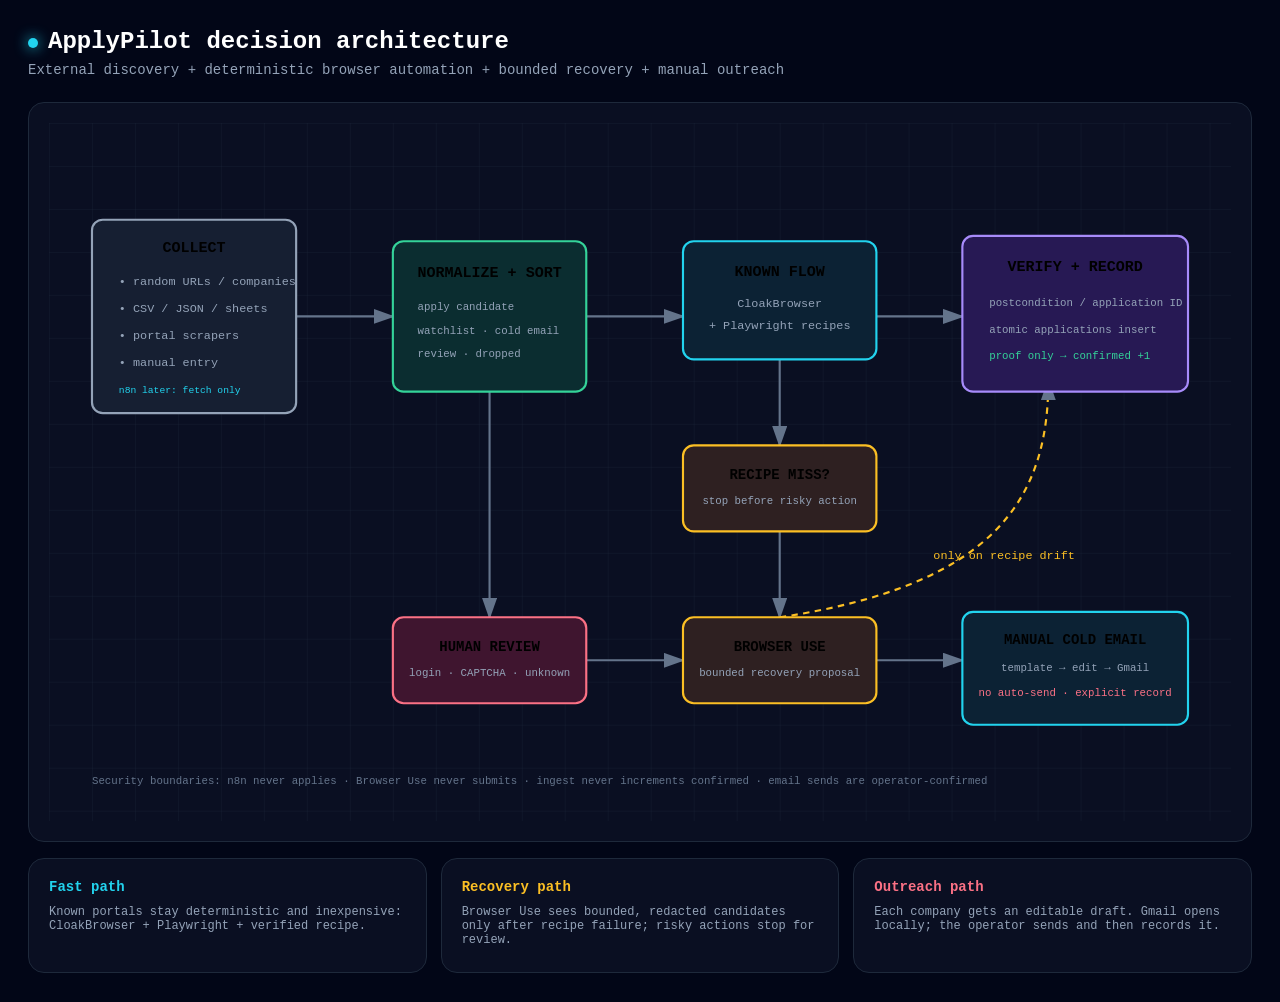
<file: docs/APPLYPILOT_WORKFLOW.html>
<!doctype html>
<html lang="en"><head><meta charset="utf-8"><meta name="viewport" content="width=device-width,initial-scale=1"><title>ApplyPilot Decision Architecture</title><style>*{box-sizing:border-box}body{margin:0;background:#020617;color:#fff;font:14px ui-monospace,SFMono-Regular,Menlo,monospace;padding:28px}.wrap{max-width:1240px;margin:auto}h1{font-size:24px;margin:0}.sub{color:#94a3b8;margin:7px 0 24px}.canvas,.card{background:rgba(15,23,42,.6);border:1px solid #1e293b;border-radius:16px;padding:20px}.canvas{overflow:auto}svg{width:100%;min-width:1080px;display:block}.cards{display:grid;grid-template-columns:repeat(3,1fr);gap:14px;margin-top:16px}.card h2{font-size:14px;margin:0 0 10px}.card p{font-size:12px;color:#94a3b8;margin:5px 0}.dot{display:inline-block;width:10px;height:10px;border-radius:50%;background:#22d3ee;margin-right:10px;box-shadow:0 0 14px #22d3ee}@media(max-width:800px){body{padding:14px}.cards{grid-template-columns:1fr}}</style></head><body><main class="wrap"><h1><span class="dot"></span>ApplyPilot decision architecture</h1><p class="sub">External discovery + deterministic browser automation + bounded recovery + manual outreach</p><div class="canvas"><svg viewBox="0 0 1100 650" role="img" aria-label="ApplyPilot workflow architecture"><defs><pattern id="grid" width="40" height="40" patternUnits="userSpaceOnUse"><path d="M40 0H0V40" fill="none" stroke="#1e293b" stroke-width=".5"/></pattern><marker id="arrow" markerWidth="10" markerHeight="7" refX="9" refY="3.5" orient="auto"><path d="M0 0 10 3.5 0 7z" fill="#64748b"/></marker></defs><rect width="1100" height="650" fill="url(#grid)"/>
<!-- arrows behind boxes --><g fill="none" stroke="#64748b" stroke-width="2" marker-end="url(#arrow)"><path d="M230 180H320"/><path d="M500 180H590"/><path d="M770 180H850"/><path d="M680 220V300"/><path d="M680 380V460"/><path d="M410 220V460"/><path d="M500 500H590"/><path d="M770 500H850"/></g><path d="M680 460C880 430 930 350 930 240" fill="none" stroke="#fbbf24" stroke-width="2" stroke-dasharray="6 5" marker-end="url(#arrow)"/><text x="823" y="406" fill="#fbbf24" font-size="11">only on recipe drift</text>
<!-- source boxes --><g><rect x="40" y="90" width="190" height="180" rx="10" fill="#0f172a"/><rect x="40" y="90" width="190" height="180" rx="10" fill="rgba(30,41,59,.5)" stroke="#94a3b8" stroke-width="2"/><text x="135" y="120" text-anchor="middle" font-size="14" font-weight="700">COLLECT</text><text x="65" y="151" fill="#94a3b8" font-size="11">• random URLs / companies</text><text x="65" y="176" fill="#94a3b8" font-size="11">• CSV / JSON / sheets</text><text x="65" y="201" fill="#94a3b8" font-size="11">• portal scrapers</text><text x="65" y="226" fill="#94a3b8" font-size="11">• manual entry</text><text x="65" y="251" fill="#22d3ee" font-size="9">n8n later: fetch only</text></g>
<g><rect x="320" y="110" width="180" height="140" rx="10" fill="#0f172a"/><rect x="320" y="110" width="180" height="140" rx="10" fill="rgba(6,78,59,.4)" stroke="#34d399" stroke-width="2"/><text x="410" y="143" text-anchor="middle" font-size="14" font-weight="700">NORMALIZE + SORT</text><text x="343" y="174" fill="#94a3b8" font-size="10">apply candidate</text><text x="343" y="196" fill="#94a3b8" font-size="10">watchlist · cold email</text><text x="343" y="218" fill="#94a3b8" font-size="10">review · dropped</text></g>
<g><rect x="590" y="110" width="180" height="110" rx="10" fill="#0f172a"/><rect x="590" y="110" width="180" height="110" rx="10" fill="rgba(8,51,68,.4)" stroke="#22d3ee" stroke-width="2"/><text x="680" y="142" text-anchor="middle" font-size="14" font-weight="700">KNOWN FLOW</text><text x="680" y="171" text-anchor="middle" fill="#94a3b8" font-size="11">CloakBrowser</text><text x="680" y="192" text-anchor="middle" fill="#94a3b8" font-size="11">+ Playwright recipes</text></g>
<g><rect x="850" y="105" width="210" height="145" rx="10" fill="#0f172a"/><rect x="850" y="105" width="210" height="145" rx="10" fill="rgba(76,29,149,.4)" stroke="#a78bfa" stroke-width="2"/><text x="955" y="138" text-anchor="middle" font-size="14" font-weight="700">VERIFY + RECORD</text><text x="875" y="170" fill="#94a3b8" font-size="10">postcondition / application ID</text><text x="875" y="195" fill="#94a3b8" font-size="10">atomic applications insert</text><text x="875" y="220" fill="#34d399" font-size="10">proof only → confirmed +1</text></g>
<g><rect x="590" y="300" width="180" height="80" rx="10" fill="#0f172a"/><rect x="590" y="300" width="180" height="80" rx="10" fill="rgba(120,53,15,.3)" stroke="#fbbf24" stroke-width="2"/><text x="680" y="331" text-anchor="middle" font-size="13" font-weight="700">RECIPE MISS?</text><text x="680" y="355" text-anchor="middle" fill="#94a3b8" font-size="10">stop before risky action</text></g>
<g><rect x="590" y="460" width="180" height="80" rx="10" fill="#0f172a"/><rect x="590" y="460" width="180" height="80" rx="10" fill="rgba(120,53,15,.3)" stroke="#fbbf24" stroke-width="2"/><text x="680" y="491" text-anchor="middle" font-size="13" font-weight="700">BROWSER USE</text><text x="680" y="515" text-anchor="middle" fill="#94a3b8" font-size="10">bounded recovery proposal</text></g>
<g><rect x="320" y="460" width="180" height="80" rx="10" fill="#0f172a"/><rect x="320" y="460" width="180" height="80" rx="10" fill="rgba(136,19,55,.4)" stroke="#fb7185" stroke-width="2"/><text x="410" y="491" text-anchor="middle" font-size="13" font-weight="700">HUMAN REVIEW</text><text x="410" y="515" text-anchor="middle" fill="#94a3b8" font-size="10">login · CAPTCHA · unknown</text></g>
<g><rect x="850" y="455" width="210" height="105" rx="10" fill="#0f172a"/><rect x="850" y="455" width="210" height="105" rx="10" fill="rgba(8,51,68,.4)" stroke="#22d3ee" stroke-width="2"/><text x="955" y="485" text-anchor="middle" font-size="13" font-weight="700">MANUAL COLD EMAIL</text><text x="955" y="510" text-anchor="middle" fill="#94a3b8" font-size="10">template → edit → Gmail</text><text x="955" y="533" text-anchor="middle" fill="#fb7185" font-size="10">no auto-send · explicit record</text></g>
<text x="40" y="615" fill="#64748b" font-size="10">Security boundaries: n8n never applies · Browser Use never submits · ingest never increments confirmed · email sends are operator-confirmed</text></svg></div><section class="cards"><div class="card"><h2 style="color:#22d3ee">Fast path</h2><p>Known portals stay deterministic and inexpensive: CloakBrowser + Playwright + verified recipe.</p></div><div class="card"><h2 style="color:#fbbf24">Recovery path</h2><p>Browser Use sees bounded, redacted candidates only after recipe failure; risky actions stop for review.</p></div><div class="card"><h2 style="color:#fb7185">Outreach path</h2><p>Each company gets an editable draft. Gmail opens locally; the operator sends and then records it.</p></div></section></main></body></html>
</file>
